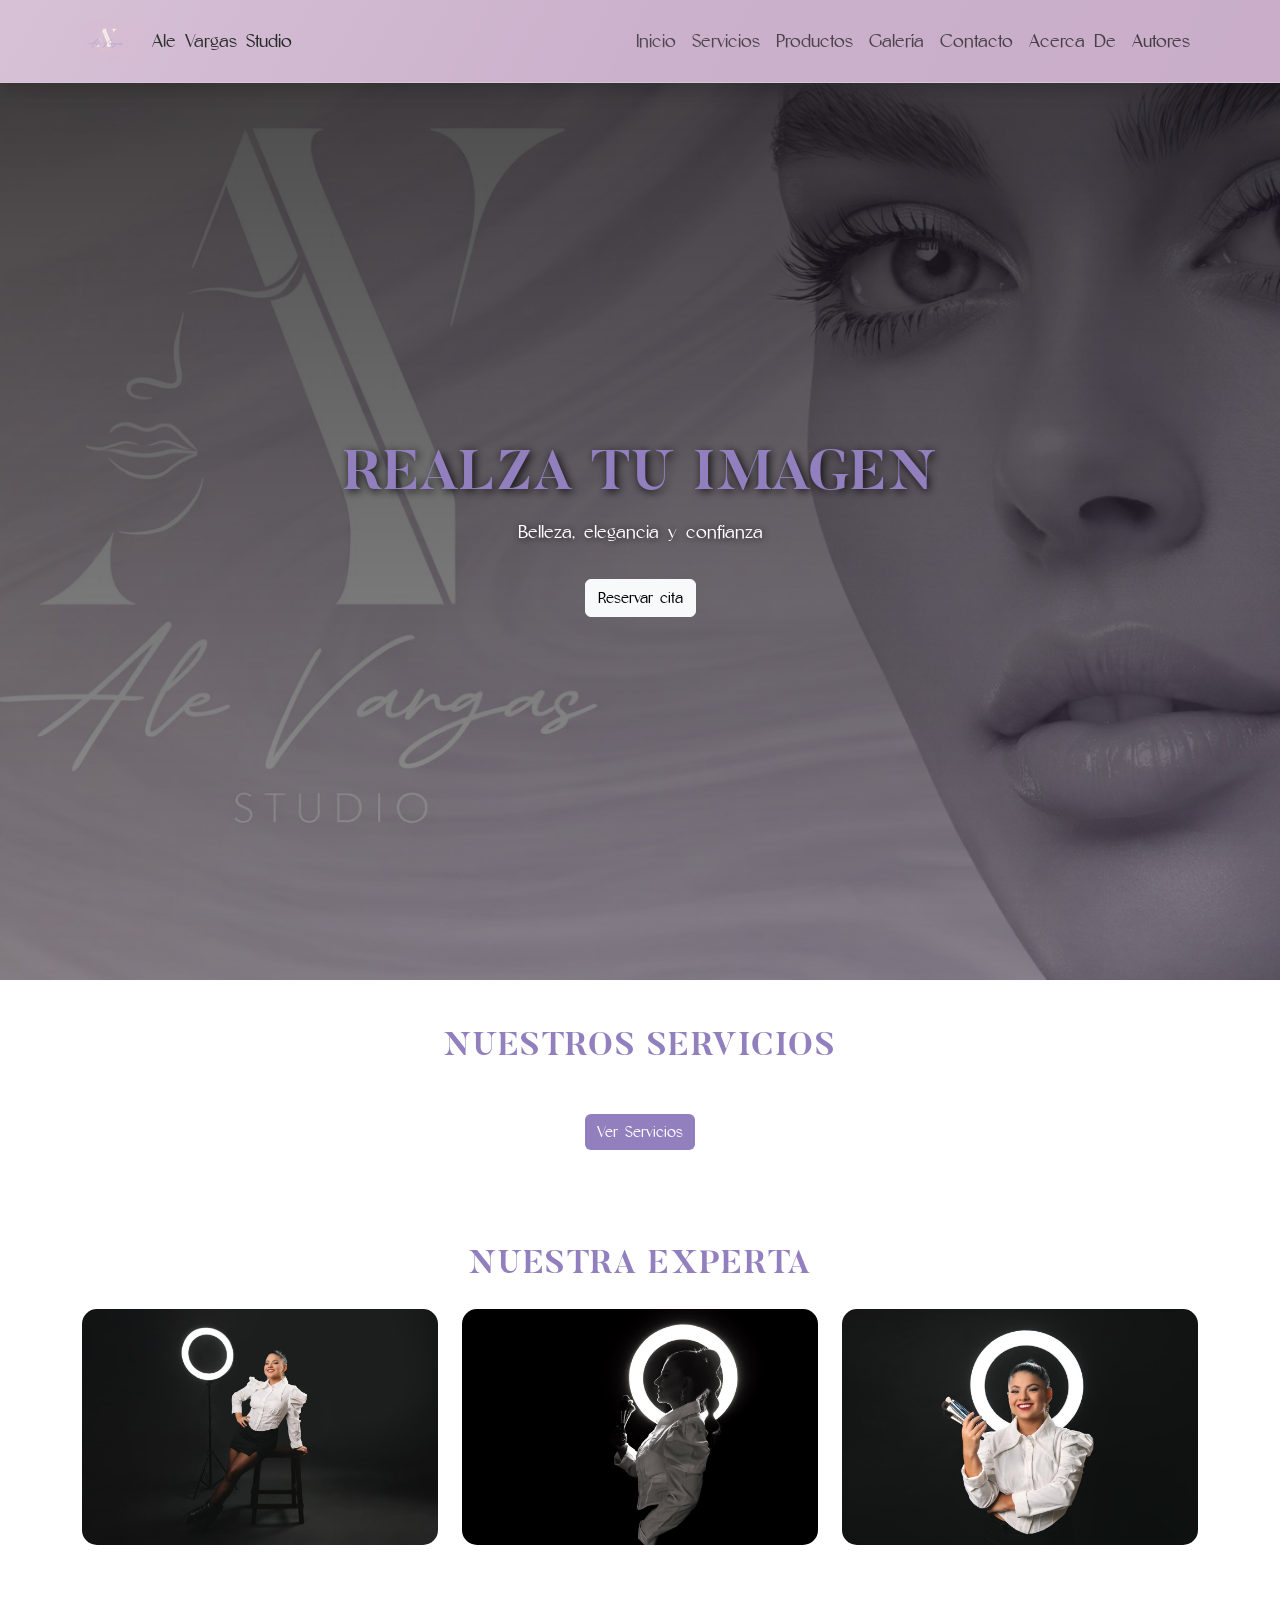
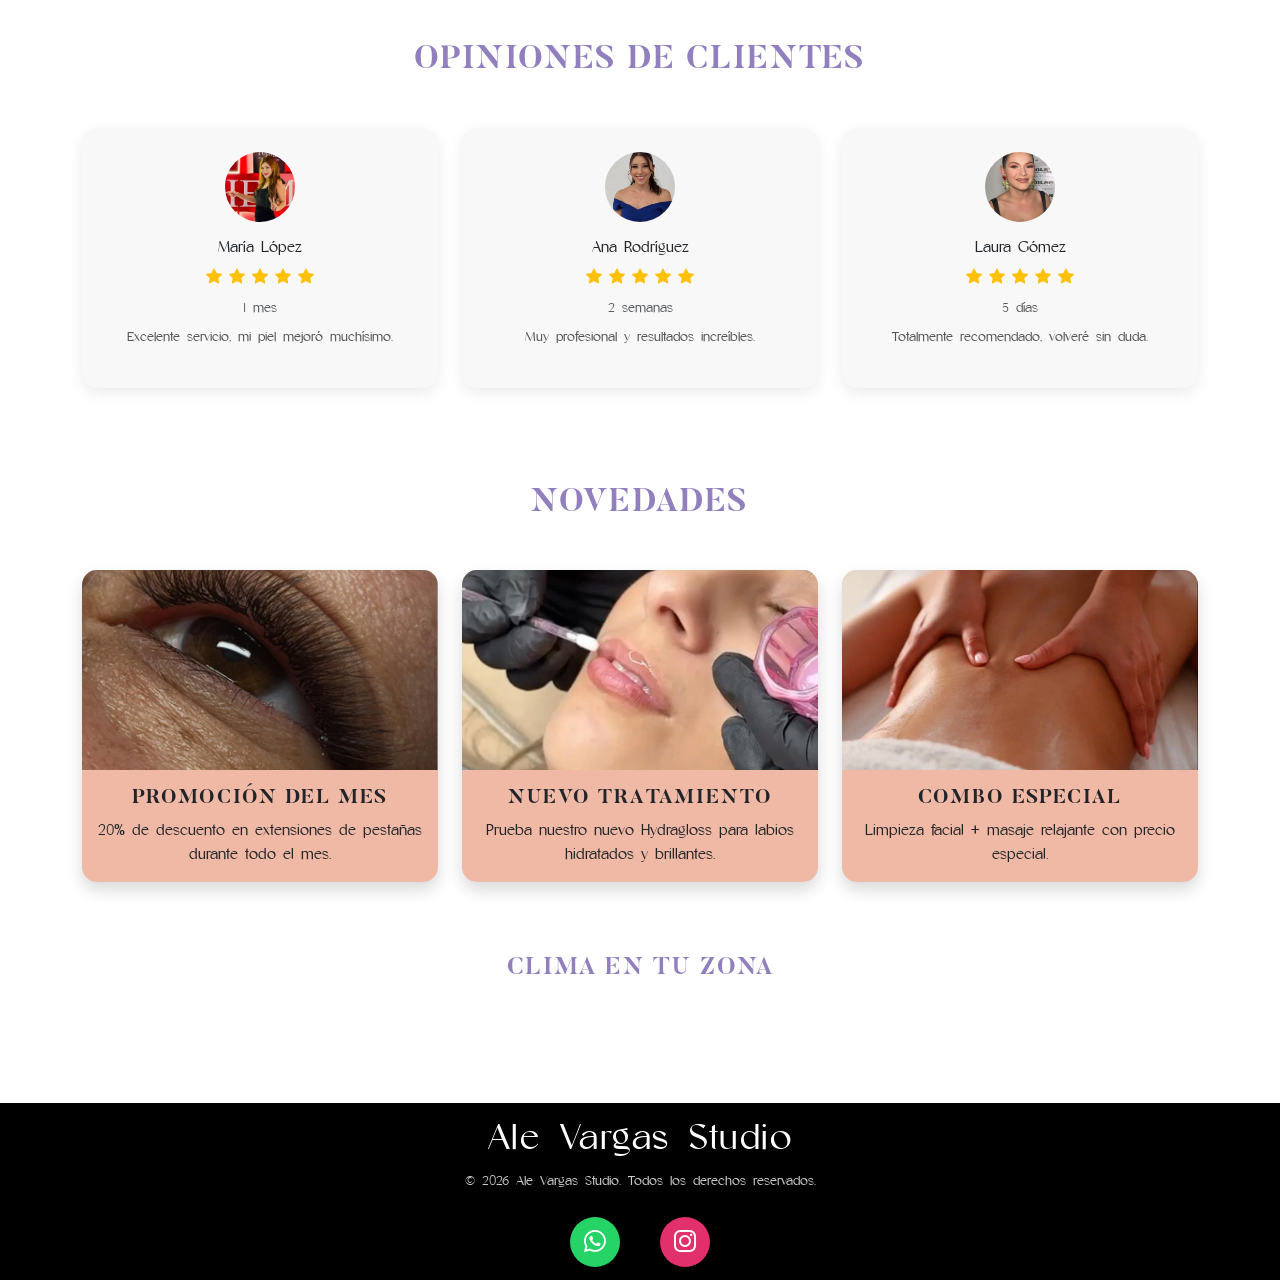
<file: index.html>
<!DOCTYPE html> <!-- Define que el documento es HTML5 -->
<html lang="es"> <!-- Idioma del sitio -->

<head>
    <meta charset="UTF-8">
    <meta name="viewport" content="width=device-width, initial-scale=1"> <!-- Responsive -->

    <title>Ale Vargas Studio</title> <!-- Título de la pestaña -->

    <!-- Bootstrap (framework de estilos) -->
    <link href="https://cdn.jsdelivr.net/npm/bootstrap@5.3.0/dist/css/bootstrap.min.css" rel="stylesheet">
    <script src="https://cdn.jsdelivr.net/npm/bootstrap@5.3.0/dist/js/bootstrap.bundle.min.js"></script>

    <!-- Iconos de Bootstrap -->
    <link href="https://cdn.jsdelivr.net/npm/bootstrap-icons/font/bootstrap-icons.css" rel="stylesheet">

    <!-- Tu CSS personalizado -->
    <link rel="stylesheet" href="css/styles.css">
</head>

<body>
    <!-- Audio automático en loop -->
    <audio autoplay loop id="musica">
        <source src="assets/audio/musica.mp3" type="audio/mpeg"> <!-- Archivo de audio -->
    </audio>

    <!-- NAVBAR fija arriba -->
    <nav class="navbar navbar-expand-lg shadow fixed-top">
        <div class="container">

            <!-- Logo + nombre -->
            <a href="index.html" class="navbar-brand d-flex align-items-center fw-bold">
                <img id="logoNav" style="height:40px; width:auto; margin-right:10px;"> <!-- Logo dinámico -->
                Ale Vargas Studio
            </a>

            <!-- Botón hamburguesa (móvil) -->
            <button class="navbar-toggler" type="button" data-bs-toggle="collapse" data-bs-target="#menu">
                <span class="navbar-toggler-icon"></span>
            </button>

            <!-- Menú de navegación -->
            <div class="collapse navbar-collapse" id="menu">
                <ul class="navbar-nav ms-auto text-center">
                    <!-- Links a páginas -->
                    <li class="nav-item"><a class="nav-link" href="index.html">Inicio</a></li>
                    <li class="nav-item"><a class="nav-link" href="servicios.html">Servicios</a></li>
                    <li class="nav-item"><a class="nav-link" href="productos.html">Productos</a></li>
                    <li class="nav-item"><a class="nav-link" href="galeria.html">Galería</a></li>
                    <li class="nav-item"><a class="nav-link" href="contacto.html">Contacto</a></li>
                    <li class="nav-item"><a class="nav-link" href="acercade.html">Acerca De</a></li>
                    <li class="nav-item"><a class="nav-link" href="autores.html">Autores</a></li>
                </ul>
            </div>

        </div>
    </nav>

    <!-- MODAL (ventana emergente para reservar) -->
    <div class="modal fade" id="modalReserva" tabindex="-1">
        <div class="modal-dialog modal-dialog-centered">
            <div class="modal-content p-4">

                <!-- Encabezado del modal -->
                <div class="modal-header">
                    <h5 class="modal-title">Reservar Cita</h5>
                    <button type="button" class="btn-close" data-bs-dismiss="modal"></button> <!-- Botón cerrar -->
                </div>

                <!-- Cuerpo del modal -->
                <div class="modal-body">

                    <!-- Formulario -->
                    <form id="formReserva">

                        <input type="text" id="nombre" class="form-control mb-3" placeholder="Nombre completo">
                        <input type="email" id="correo" class="form-control mb-3" placeholder="Correo electrónico">
                        <input type="date" id="fecha" class="form-control mb-3">
                        <input type="time" id="hora" class="form-control mb-3">

                        <!-- Select que se llena con JSON -->
                        <select id="servicio" class="form-control mb-3">
                            <option value="">Cargando servicios...</option>
                        </select>

                        <!-- Botón enviar -->
                        <button type="submit" class="btn btn-primary w-100">
                            Confirmar cita
                        </button>

                    </form>

                    <!-- Mensaje de resultado -->
                    <p id="mensajeReserva" class="mt-3 text-center"></p>

                </div>

            </div>
        </div>
    </div>

    <!-- HERO (carousel principal) -->
    <section class="hero-carousel">
        <div id="carouselHero" class="carousel slide carousel-fade" data-bs-ride="carousel">

            <!-- Contenido generado dinámicamente desde JSON -->
            <div id="heroCarouselInner" class="carousel-inner"></div>

        </div>

        <!-- Overlay encima del carousel -->
        <div class="hero-overlay">
            <h1>Realza tu imagen</h1>
            <p>Belleza, elegancia y confianza</p>

            <!-- Botón que abre el modal -->
            <button class="btn btn-light mt-3" data-bs-toggle="modal" data-bs-target="#modalReserva">
                Reservar cita
            </button>
        </div>
    </section>

    <!-- SECCIÓN SERVICIOS -->
    <section id="servicios" class="container py-5">
        <h2 class="text-center mb-5">Nuestros Servicios</h2>

        <!-- Botón a página completa -->
        <div class="text-center mb-4">
            <a href="servicios.html" class="btn btn-primary">
                Ver Servicios
            </a>
        </div>

        <!-- Servicios cargados por JS -->
        <div id="listaServicios" class="row g-4 justify-content-center"></div>
    </section>

    <!-- GALERÍA -->
    <section id="Nuestra Experta" class="container py-5">
        <h2 class="text-center mb-4">Nuestra Experta</h2>

        <!-- Contenido dinámico -->
        <div id="galeriaContainer" class="row g-4"></div>
    </section>

    <!-- REVIEWS -->
    <section class="container py-5">
        <h2 class="text-center mb-5">Opiniones de Clientes</h2>

    <!-- Reviews dinámicos -->
        <div id="reviewsContainer" class="row justify-content-center g-4"></div>
    </section>

    <!-- NOTICIAS -->
    <section class="container py-5">
        <h2 class="text-center mb-5">Novedades</h2>

    <!-- Noticias dinámicas -->
        <div id="panelNoticias" class="row g-4 justify-content-center"></div>
    </section>

    <!-- CLIMA -->
    <div class="container text-center py-4">
        <h4>Clima en tu zona</h4>
        <p id="clima"></p>
    </div>

<!-- SCRIPT RESERVA -->
<script>
    // Evento cuando se envía el formulario
    document.getElementById("formReserva").addEventListener("submit", function (e) {
        e.preventDefault(); 

        // Obtener valores del formulario
        let nombre = document.getElementById("nombre").value;
        let correo = document.getElementById("correo").value;
        let fecha = document.getElementById("fecha").value;
        let hora = document.getElementById("hora").value;
        let servicio = document.getElementById("servicio").value;

        let mensaje = document.getElementById("mensajeReserva");

        // Validación básica
        if (nombre === "" || correo === "" || fecha === "" || hora === "" || servicio === "") {
            mensaje.innerHTML = "Complete todos los campos";
            mensaje.style.color = "red";
            return;
        }

        // Validación de correo
        let regex = /\S+@\S+\.\S+/;
        if (!regex.test(correo)) {
            mensaje.innerHTML = "Correo inválido";
            mensaje.style.color = "red";
            return;
        }

        // Validar fecha futura
        let fechaHoraSeleccionada = new Date(`${fecha}T${hora}`);
        let ahora = new Date();

        if (fechaHoraSeleccionada < ahora) {
            mensaje.innerHTML = "No puede seleccionar una fecha u hora pasada";
            mensaje.style.color = "red";
            return;
        }

        // Construir mensaje de WhatsApp
        let texto = `Hola, quiero reservar una cita:
        Nombre: ${nombre}
        Correo: ${correo}
        Fecha: ${fecha}
        Hora: ${hora}
        Servicio: ${servicio}`;

        let numero = "50686321517";
        let url = `https://wa.me/${numero}?text=${encodeURIComponent(texto)}`;

        window.open(url, "_blank"); // Abre WhatsApp

        mensaje.innerHTML = "✅ Redirigiendo a WhatsApp...";
        mensaje.style.color = "green";
    });
</script>

<!-- SCRIPT CLIMA -->
<script>
    navigator.geolocation.getCurrentPosition(function (position) {

        let lat = position.coords.latitude; // Latitud usuario
        let lon = position.coords.longitude; // Longitud usuario

        // Llamada a API de clima
        fetch(`https://api.open-meteo.com/v1/forecast?latitude=${lat}&longitude=${lon}&current_weather=true`)
            .then(res => res.json())
            .then(data => {

                let temp = data.current_weather.temperature; // Temperatura

                let mensaje = "";

                // Mensaje según temperatura
                if (temp > 28) {
                    mensaje = "☀️ Hace calor: usa protector solar";
                } else if (temp < 22) {
                    mensaje = "❄️ Clima fresco: usa crema hidratante";
                } else {
                    mensaje = "✨ Clima perfecto para tu cita";
                }

                // Mostrar en pantalla
                document.getElementById("clima").innerHTML =
                    `🌡️ ${temp}°C <br> ${mensaje}`;
            });

    });
</script>

<!-- SCRIPT CARGAR SERVICIOS -->
<script>
    document.addEventListener("DOMContentLoaded", function () {

        const selectServicios = document.getElementById("servicio");

        // Fetch al JSON local
        fetch("data/servicios.json")
            .then(response => response.json())
            .then(data => {

                // Limpiar opciones
                selectServicios.innerHTML = '<option value="">Seleccione un servicio</option>';

                // Crear opciones dinámicas
                data.forEach(servicio => {
                    let option = document.createElement("option");

                    option.value = servicio.nombre;
                    option.textContent = servicio.nombre;

                    selectServicios.appendChild(option);
                });

            })
            .catch(error => {
                console.error("Error cargando servicios:", error);
                selectServicios.innerHTML = '<option value="">Error al cargar servicios</option>';
            });

    });
</script>

<!-- FOOTER -->
<footer class="footer-glass text-center">

    <div class="container">

        <p class="footer-brand">Ale Vargas Studio</p> <!-- Nombre -->
        <p class="footer-copy">© 2026 Ale Vargas Studio. Todos los derechos reservados.</p> <!-- Copyright -->

        <div class="social-icons">

            <!-- WhatsApp -->
            <a href="https://api.whatsapp.com/send/?phone=86321517&text&type=phone_number&app_absent=0"
                target="_blank" class="social-icon whatsapp">
                <i class="bi bi-whatsapp"></i>
            </a>

            <!-- Instagram -->
            <a href="https://www.instagram.com/alevargas_studio/" target="_blank" class="social-icon instagram">
                <i class="bi bi-instagram"></i>
            </a>

        </div>

    </div>

</footer>

<!-- Script principal (JSON dinámico del index) -->
<script src="js/index.js"></script>

</body>
</html>
</file>
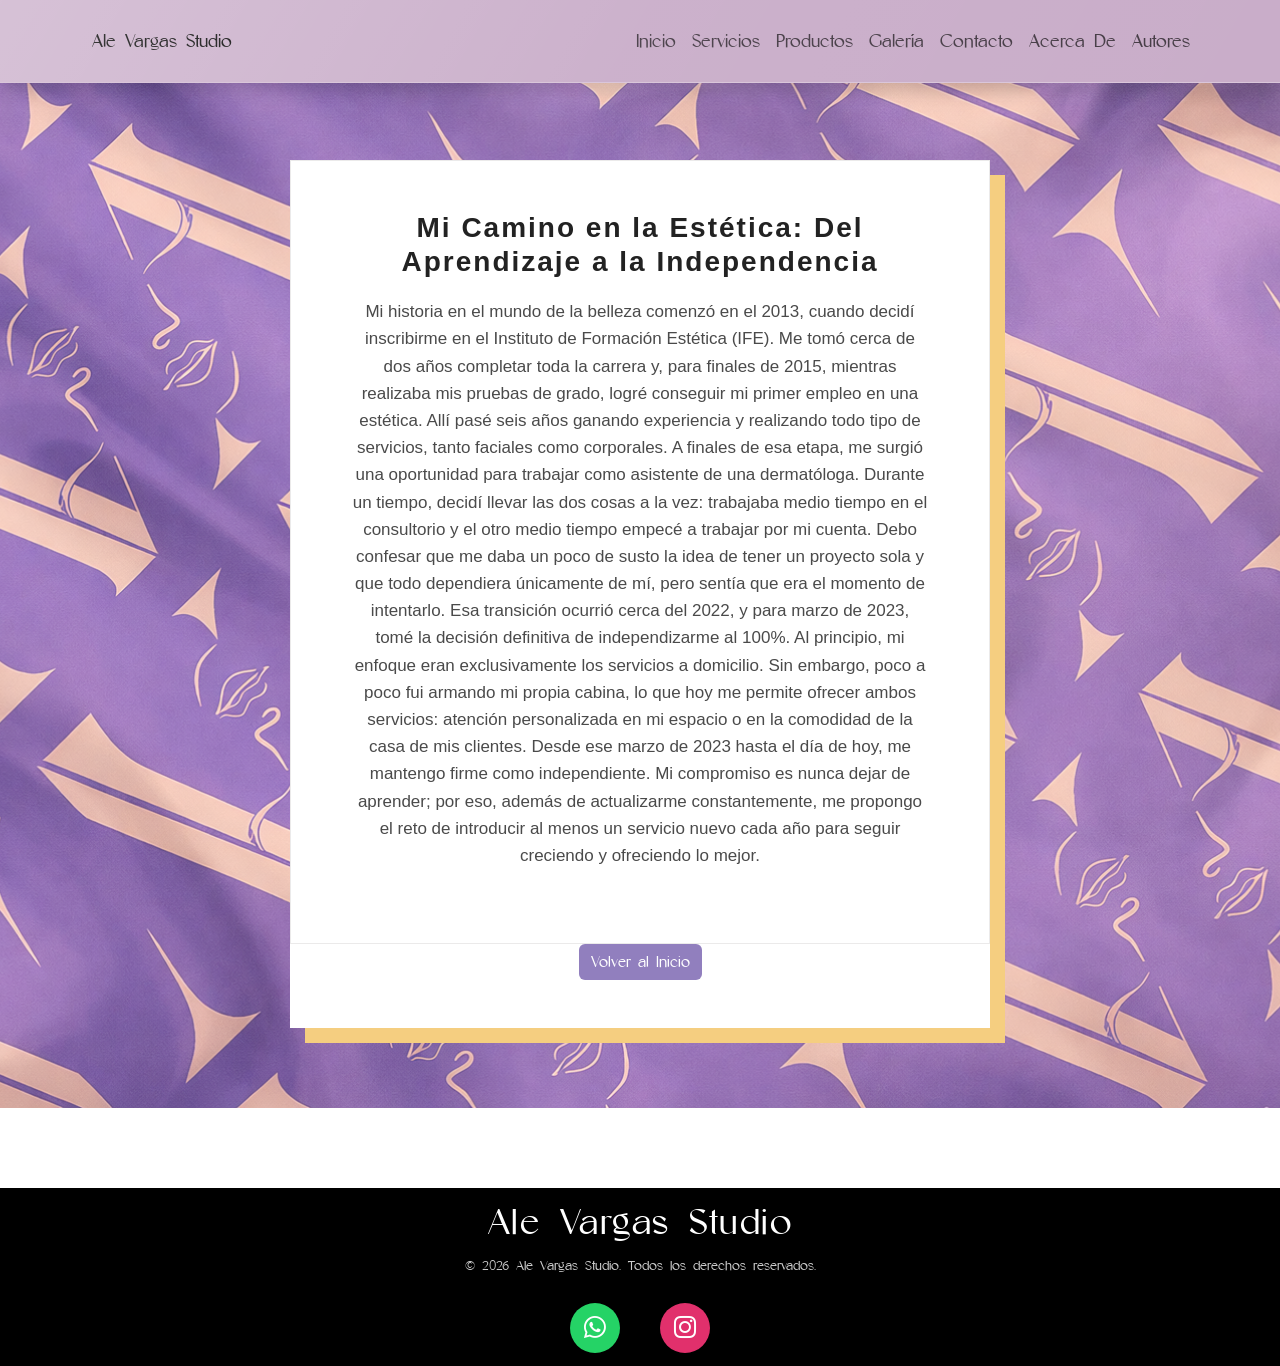
<file: acercade.html>
<!DOCTYPE html> <!-- Define que el documento es HTML5 -->
<html lang="en"> <!-- Idioma del documento (aunque aquí está en inglés, tu contenido es español) -->

<head>
  <meta charset="UTF-8"> <!-- Permite caracteres especiales -->
  <meta name="viewport" content="width=device-width, initial-scale=1.0"> <!-- Hace el diseño responsive -->
  <title>Acerca De - Ale Vargas Studio</title> <!-- Título de la pestaña -->

  <!-- Bootstrap: framework CSS para estilos y layout -->
  <link href="https://cdn.jsdelivr.net/npm/bootstrap@5.3.0/dist/css/bootstrap.min.css" rel="stylesheet">

  <!-- Librería de iconos -->
  <link href="https://cdn.jsdelivr.net/npm/bootstrap-icons/font/bootstrap-icons.css" rel="stylesheet">

  <!-- CSS personalizado -->
  <link rel="stylesheet" href="css/styles.css">
</head>

<body>

    <!-- Audio automático en loop -->
    <audio autoplay loop id="musica">
        <source src="assets/audio/musica.mp3" type="audio/mpeg"> <!-- Archivo de audio -->
    </audio>

    <!-- NAVBAR fija arriba -->
    <nav class="navbar navbar-expand-lg shadow fixed-top">
        <div class="container">

            <!-- Logo + nombre -->
            <a href="index.html" class="navbar-brand d-flex align-items-center fw-bold">
                <img id="logoNav" style="height:40px; width:auto; margin-right:10px;"> <!-- Logo dinámico -->
                Ale Vargas Studio
            </a>

            <!-- Botón hamburguesa (móvil) -->
            <button class="navbar-toggler" type="button" data-bs-toggle="collapse" data-bs-target="#menu">
                <span class="navbar-toggler-icon"></span>
            </button>

            <!-- Menú de navegación -->
            <div class="collapse navbar-collapse" id="menu">
                <ul class="navbar-nav ms-auto text-center">
                    <!-- Links a páginas -->
                    <li class="nav-item"><a class="nav-link" href="index.html">Inicio</a></li>
                    <li class="nav-item"><a class="nav-link" href="servicios.html">Servicios</a></li>
                    <li class="nav-item"><a class="nav-link" href="productos.html">Productos</a></li>
                    <li class="nav-item"><a class="nav-link" href="galeria.html">Galería</a></li>
                    <li class="nav-item"><a class="nav-link" href="contacto.html">Contacto</a></li>
                    <li class="nav-item"><a class="nav-link" href="acercade.html">Acerca De</a></li>
                    <li class="nav-item"><a class="nav-link" href="autores.html">Autores</a></li>
                </ul>
            </div>

        </div>
    </nav>

  <!-- CONTENEDOR principal con fondo personalizado -->
  <div class="ulta-container">

    <!-- Tarjeta visual que contiene todo el contenido -->
    <div class="ulta-card">

      <!-- Contenido interno -->
      <div class="ulta-content">

        <!-- Título principal -->
        <h2 class="ulta-title">Mi Camino en la Estética: Del Aprendizaje a la Independencia</h2>

        <!-- Texto largo descriptivo (historia del negocio) -->
        <p class="ulta-text">
          <!-- Historia profesional -->
          Mi historia en el mundo de la belleza comenzó en el 2013, cuando decidí inscribirme en el Instituto de
          Formación Estética (IFE). Me tomó cerca de dos años completar toda la carrera y, para finales de 2015,
          mientras realizaba mis pruebas de grado, logré conseguir mi primer empleo en una estética. Allí pasé seis años
          ganando experiencia y realizando todo tipo de servicios, tanto faciales como corporales.
          A finales de esa etapa, me surgió una oportunidad para trabajar como asistente de una dermatóloga. Durante un
          tiempo, decidí llevar las dos cosas a la vez: trabajaba medio tiempo en el consultorio y el otro medio tiempo
          empecé a trabajar por mi cuenta. Debo confesar que me daba un poco de susto la idea de tener un proyecto sola
          y que todo dependiera únicamente de mí, pero sentía que era el momento de intentarlo.
          Esa transición ocurrió cerca del 2022, y para marzo de 2023, tomé la decisión definitiva de independizarme al
          100%. Al principio, mi enfoque eran exclusivamente los servicios a domicilio. Sin embargo, poco a poco fui
          armando mi propia cabina, lo que hoy me permite ofrecer ambos servicios: atención personalizada en mi espacio
          o en la comodidad de la casa de mis clientes.
          Desde ese marzo de 2023 hasta el día de hoy, me mantengo firme como independiente. Mi compromiso es nunca
          dejar de aprender; por eso, además de actualizarme constantemente, me propongo el reto de introducir al menos
          un servicio nuevo cada año para seguir creciendo y ofreciendo lo mejor.
        </p>

        <!-- Contenedor donde JS insertará imágenes dinámicamente -->
        <div id="galeria" class="mt-4 row"></div>

      </div>

      <!-- BOTÓN para volver al inicio -->
      <div class="text-center mb-5">
        <a href="index.html" class="btn btn-primary">Volver al Inicio</a>
      </div>

    </div>
  </div>

  <!-- FOOTER: pie de página -->
  <footer class="footer-glass text-center">

    <div class="container">

      <!-- Nombre de la marca -->
      <p class="footer-brand">Ale Vargas Studio</p>

      <!-- Derechos de autor -->
      <p class="footer-copy">© 2026 Ale Vargas Studio. Todos los derechos reservados.</p>

      <!-- Redes sociales -->
      <div class="social-icons">

        <!-- WhatsApp -->
        <a href="https://api.whatsapp.com/send/?phone=86321517&text&type=phone_number&app_absent=0" target="_blank"
          class="social-icon whatsapp">
          <i class="bi bi-whatsapp"></i>
        </a>

        <!-- Instagram -->
        <a href="https://www.instagram.com/alevargas_studio/" target="_blank" class="social-icon instagram">
          <i class="bi bi-instagram"></i>
        </a>

      </div>

    </div>

  </footer>

  <!-- Script JS que probablemente carga la galería dinámica -->
  <script src="js/acercade.js"></script>
  <!-- Bootstrap JS (Necesario para el menú en móviles) -->
    <script src="https://cdn.jsdelivr.net/npm/bootstrap@5.3.0/dist/js/bootstrap.bundle.min.js"></script>

</body>

</html>
</file>
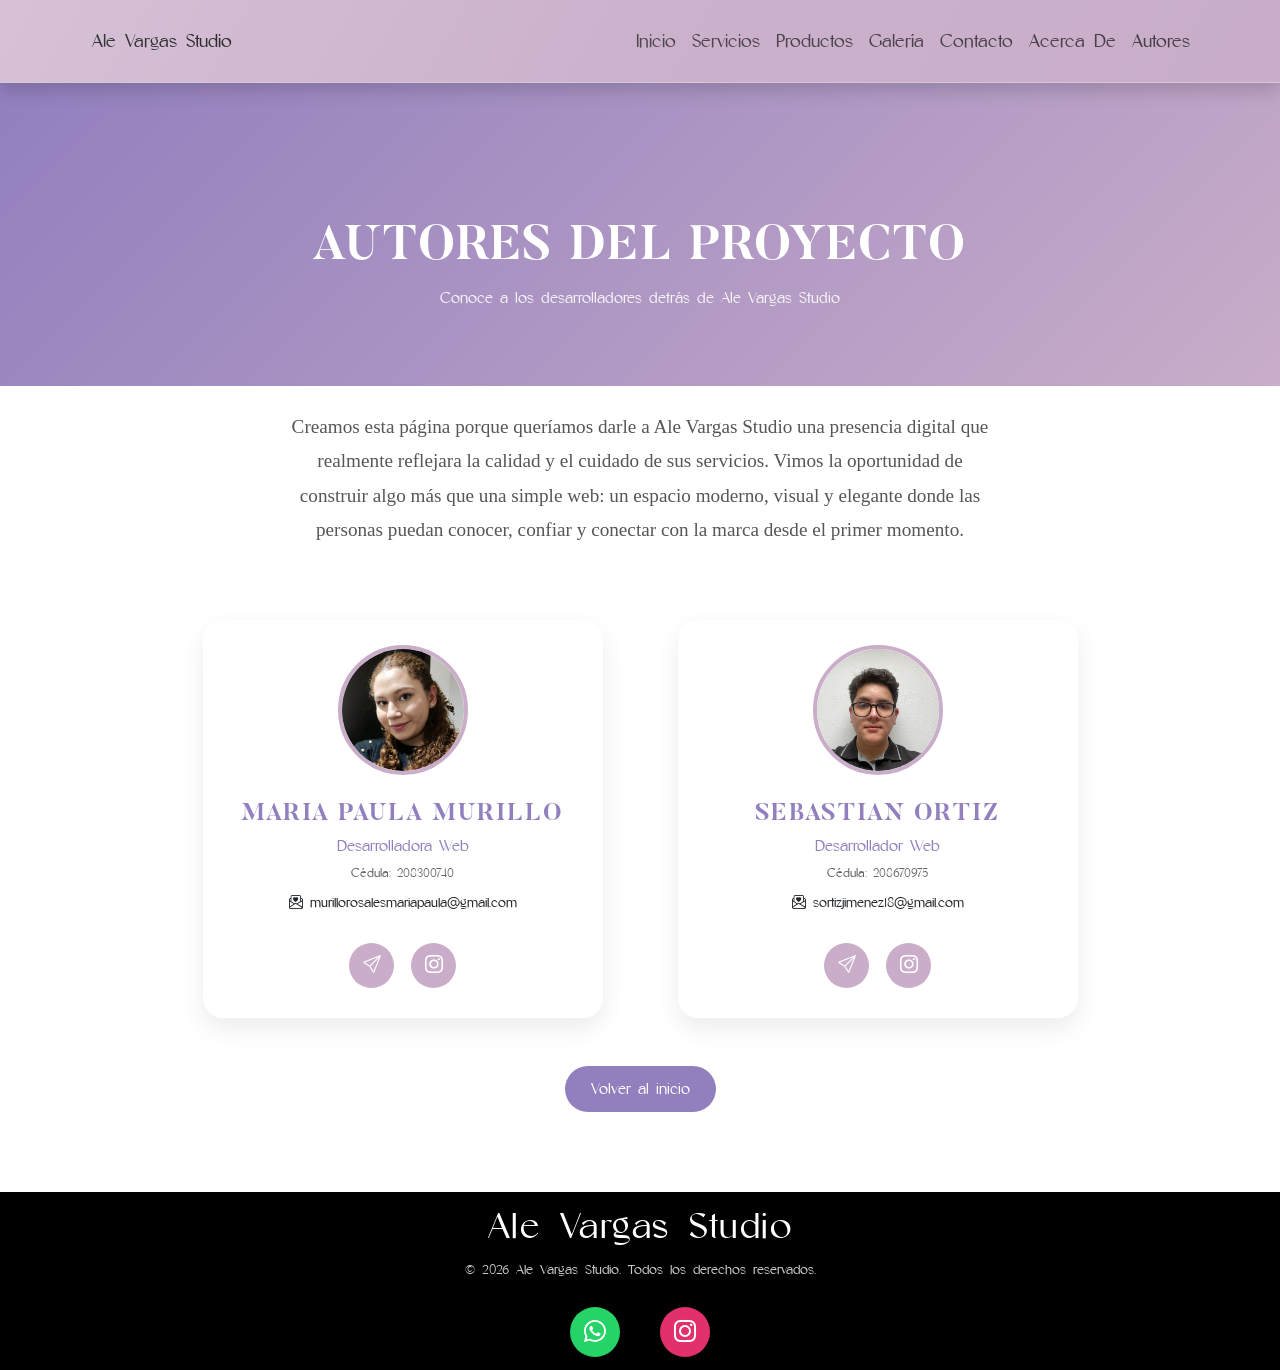
<file: autores.html>
<!DOCTYPE html> <!-- Define el tipo de documento como HTML5 -->
<html lang="es"> <!-- Indica que el idioma de la página es español -->

<head>
    <meta charset="UTF-8"> <!-- Permite usar caracteres especiales (tildes, ñ, etc) -->
    <meta name="viewport" content="width=device-width, initial-scale=1"> <!-- Hace la página responsive -->

    <title>Autores - Ale Vargas Studio</title> <!-- Título que aparece en la pestaña -->

    <!-- Bootstrap: framework CSS para diseño y layout -->
    <link href="https://cdn.jsdelivr.net/npm/bootstrap@5.3.0/dist/css/bootstrap.min.css" rel="stylesheet">

    <!-- Bootstrap Icons: librería de iconos -->
    <link href="https://cdn.jsdelivr.net/npm/bootstrap-icons/font/bootstrap-icons.css" rel="stylesheet">

    <!-- CSS personalizado del proyecto -->
    <link rel="stylesheet" href="css/styles.css">
</head>

<body>
  <!-- Audio automático en loop -->
    <audio autoplay loop id="musica">
        <source src="assets/audio/musica.mp3" type="audio/mpeg"> <!-- Archivo de audio -->
    </audio>

    <!-- NAVBAR fija arriba -->
    <nav class="navbar navbar-expand-lg shadow fixed-top">
        <div class="container">

            <!-- Logo + nombre -->
            <a href="index.html" class="navbar-brand d-flex align-items-center fw-bold">
                <img id="logoNav" style="height:40px; width:auto; margin-right:10px;"> <!-- Logo dinámico -->
                Ale Vargas Studio
            </a>

            <!-- Botón hamburguesa (móvil) -->
            <button class="navbar-toggler" type="button" data-bs-toggle="collapse" data-bs-target="#menu">
                <span class="navbar-toggler-icon"></span>
            </button>

            <!-- Menú de navegación -->
            <div class="collapse navbar-collapse" id="menu">
                <ul class="navbar-nav ms-auto text-center">
                    <!-- Links a páginas -->
                    <li class="nav-item"><a class="nav-link" href="index.html">Inicio</a></li>
                    <li class="nav-item"><a class="nav-link" href="servicios.html">Servicios</a></li>
                    <li class="nav-item"><a class="nav-link" href="productos.html">Productos</a></li>
                    <li class="nav-item"><a class="nav-link" href="galeria.html">Galería</a></li>
                    <li class="nav-item"><a class="nav-link" href="contacto.html">Contacto</a></li>
                    <li class="nav-item"><a class="nav-link" href="acercade.html">Acerca De</a></li>
                    <li class="nav-item"><a class="nav-link" href="autores.html">Autores</a></li>
                </ul>
            </div>

        </div>
    </nav>

    <!-- HERO: sección principal visual -->
    <section class="authors-hero text-center">
        <div class="container">
            <h1>Autores del Proyecto</h1> <!-- Título principal -->
            <p>Conoce a los desarrolladores detrás de Ale Vargas Studio</p> <!-- Subtítulo -->
        </div>
    </section>

    <!-- TEXTO descriptivo del proyecto -->
    <section class="container py-4 text-center">
        <p class="about-text">
            <!-- Explicación del propósito del sitio -->
            Creamos esta página porque queríamos darle a Ale Vargas Studio una presencia digital que realmente reflejara
            la calidad y el cuidado de sus servicios. Vimos la oportunidad de construir algo más que una simple web: un
            espacio moderno, visual y elegante donde las personas puedan conocer, confiar y conectar con la marca desde
            el primer momento.
        </p>
    </section>

    <!-- AUTORES DINÁMICOS -->
    <section class="container py-5">
        <!-- Aquí JS inserta dinámicamente los autores desde JSON -->
        <div id="autores-container" class="row justify-content-center g-4"></div>
    </section>

    <!-- BOTÓN para volver al inicio -->
    <div class="text-center mb-5">
        <a href="index.html" class="btn btn-main">Volver al inicio</a>
    </div>

    <!-- FOOTER: pie de página -->
    <footer class="footer-glass text-center">
        <div class="container">

            <p class="footer-brand">Ale Vargas Studio</p> <!-- Nombre del sitio -->
            <p class="footer-copy">© 2026 Ale Vargas Studio. Todos los derechos reservados.</p> <!-- Copyright -->

            <div class="social-icons">
                <!-- Link a WhatsApp -->
                <a href="https://api.whatsapp.com/send/?phone=86321517&text&type=phone_number&app_absent=0"
                    target="_blank" class="social-icon whatsapp">
                    <i class="bi bi-whatsapp"></i> <!-- Icono -->
                </a>

                <!-- Link a Instagram -->
                <a href="https://www.instagram.com/alevargas_studio/" target="_blank"
                    class="social-icon instagram">
                    <i class="bi bi-instagram"></i> <!-- Icono -->
                </a>
            </div>
        </div>
    </footer>

    <!-- JS: script que carga los autores dinámicamente -->
    <script src="js/autores.js"></script>
    <!-- Bootstrap JS (Necesario para el menú en móviles) -->
    <script src="https://cdn.jsdelivr.net/npm/bootstrap@5.3.0/dist/js/bootstrap.bundle.min.js"></script>
</body>
</html>
</file>
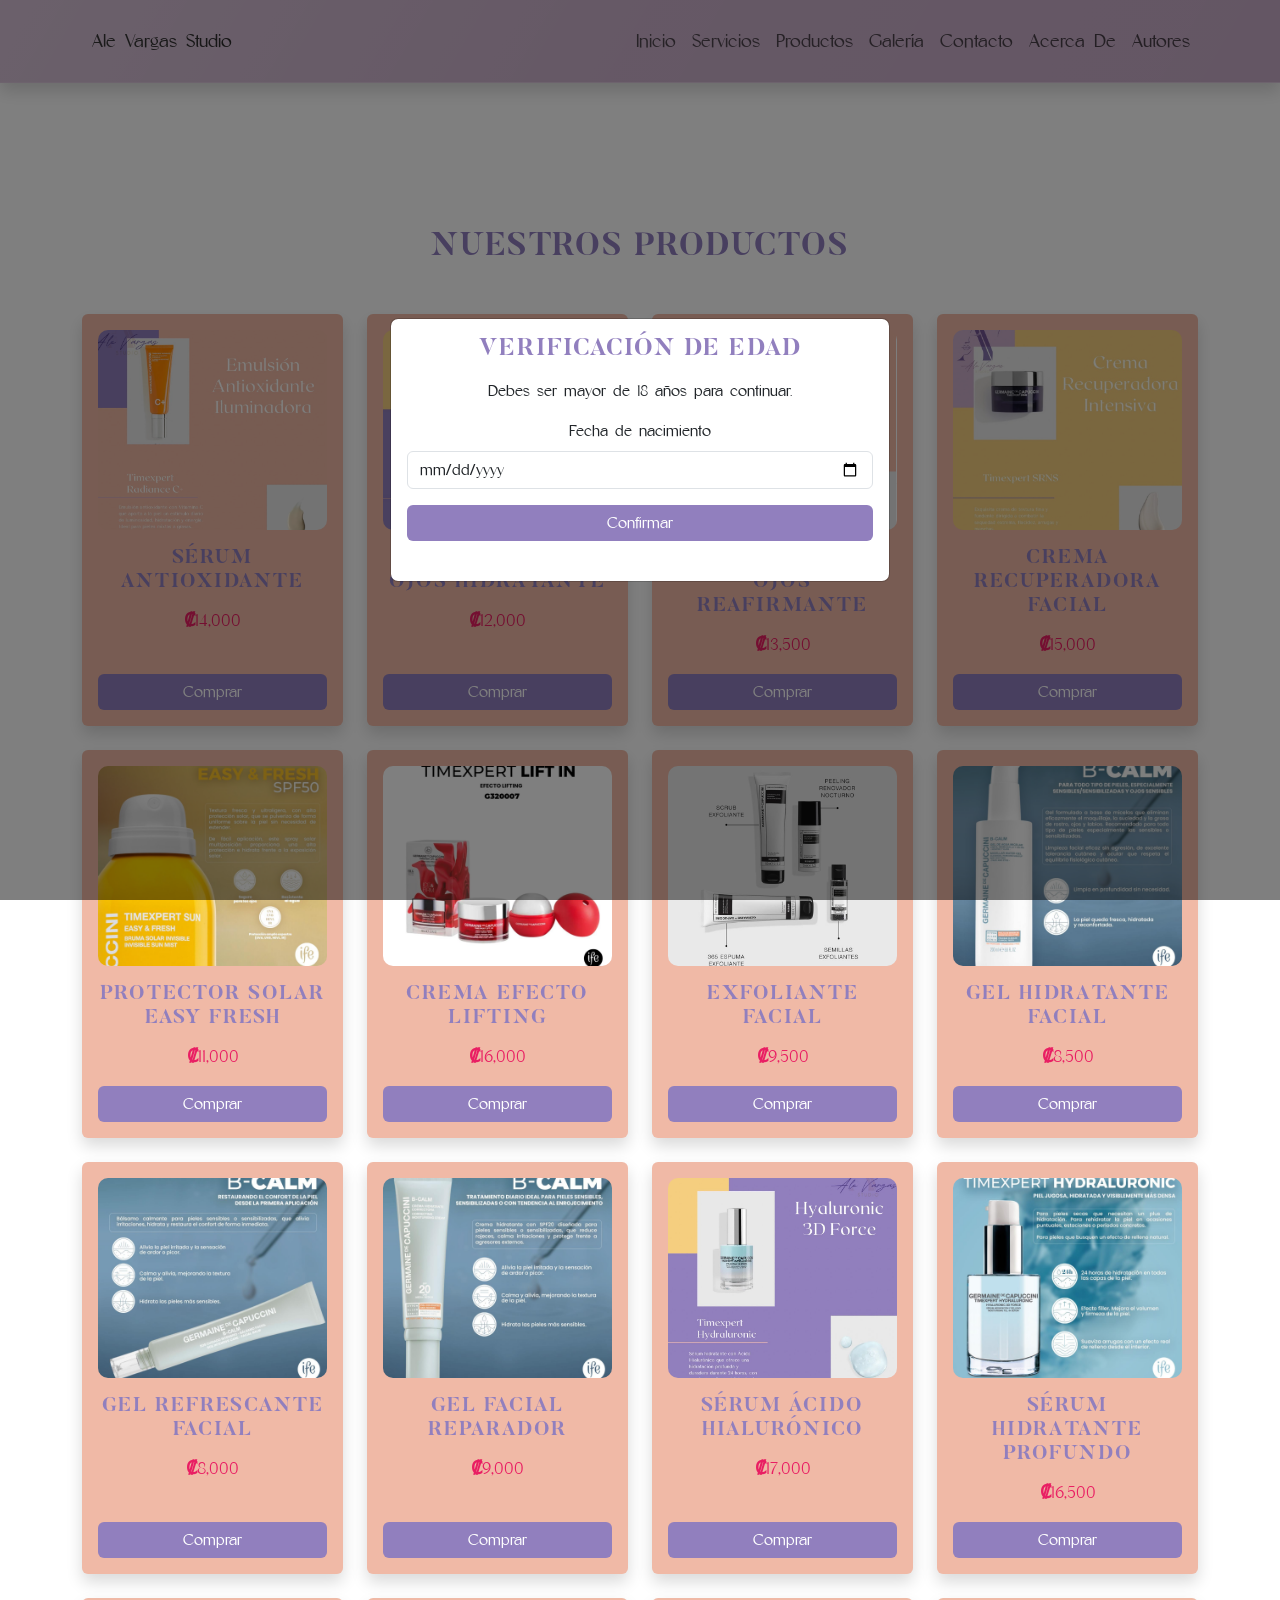
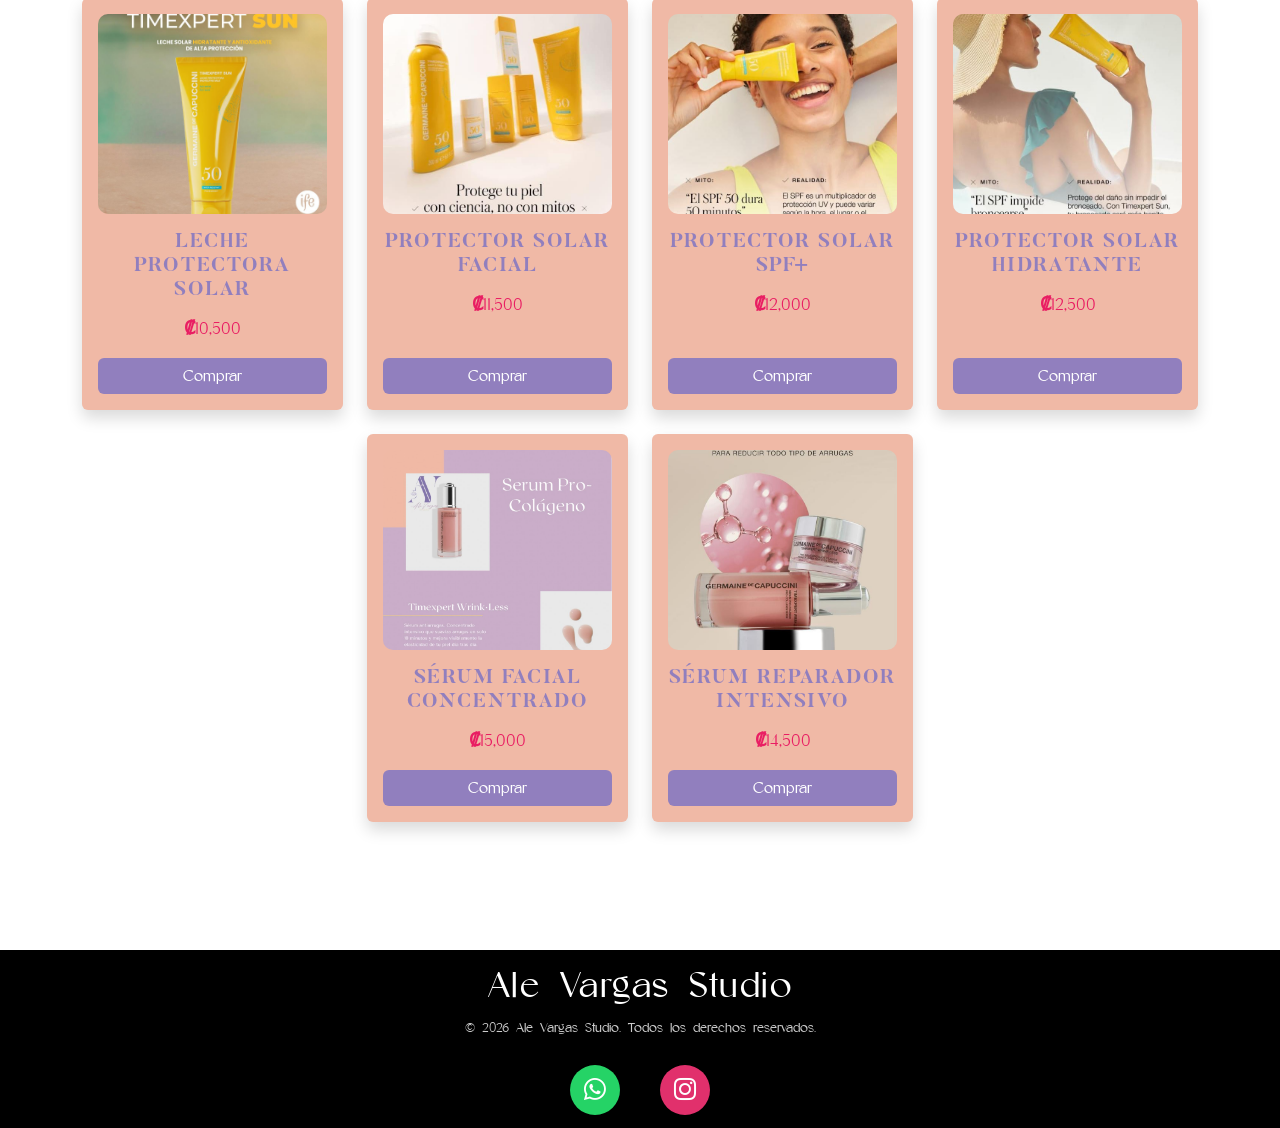
<file: productos.html>
<!DOCTYPE html> <!-- Define que el documento es HTML5 -->
<html lang="es"> <!-- Idioma de la página -->

<head>
    <meta charset="UTF-8"> <!-- Soporte para caracteres especiales -->
    <meta name="viewport" content="width=device-width, initial-scale=1"> <!-- Responsive para móviles -->

    <title>Productos - Ale Vargas Studio</title> <!-- Título de la pestaña -->

    <!-- Bootstrap (framework de estilos y layout) -->
    <link href="https://cdn.jsdelivr.net/npm/bootstrap@5.3.0/dist/css/bootstrap.min.css" rel="stylesheet">

    <!-- Iconos de Bootstrap -->
    <link href="https://cdn.jsdelivr.net/npm/bootstrap-icons/font/bootstrap-icons.css" rel="stylesheet">

    <!-- CSS personalizado -->
    <link rel="stylesheet" href="css/styles.css">
</head>

<body>

   <!-- Audio automático en loop -->
    <audio autoplay loop id="musica">
        <source src="assets/audio/musica.mp3" type="audio/mpeg"> <!-- Archivo de audio -->
    </audio>

    <!-- NAVBAR fija arriba -->
    <nav class="navbar navbar-expand-lg shadow fixed-top">
        <div class="container">

            <!-- Logo + nombre -->
            <a href="index.html" class="navbar-brand d-flex align-items-center fw-bold">
                <img id="logoNav" style="height:40px; width:auto; margin-right:10px;"> <!-- Logo dinámico -->
                Ale Vargas Studio
            </a>

            <!-- Botón hamburguesa (móvil) -->
            <button class="navbar-toggler" type="button" data-bs-toggle="collapse" data-bs-target="#menu">
                <span class="navbar-toggler-icon"></span>
            </button>

            <!-- Menú de navegación -->
            <div class="collapse navbar-collapse" id="menu">
                <ul class="navbar-nav ms-auto text-center">
                    <!-- Links a páginas -->
                    <li class="nav-item"><a class="nav-link" href="index.html">Inicio</a></li>
                    <li class="nav-item"><a class="nav-link" href="servicios.html">Servicios</a></li>
                    <li class="nav-item"><a class="nav-link" href="productos.html">Productos</a></li>
                    <li class="nav-item"><a class="nav-link" href="galeria.html">Galería</a></li>
                    <li class="nav-item"><a class="nav-link" href="contacto.html">Contacto</a></li>
                    <li class="nav-item"><a class="nav-link" href="acercade.html">Acerca De</a></li>
                    <li class="nav-item"><a class="nav-link" href="autores.html">Autores</a></li>
                </ul>
            </div>

        </div>
    </nav>

    <!-- Espacio para que el navbar fijo no tape el contenido -->
    <div style="margin-top: 100px;"></div>

    <!-- SECCIÓN DE PRODUCTOS -->
    <section class="container py-5">
        <h2 class="text-center mb-5">Nuestros Productos</h2>

        <!-- Contenedor donde se cargan productos desde JSON -->
        <div id="contenedorProductos" class="row g-4 justify-content-center"></div>
    </section>

    <!-- MODAL DE VERIFICACIÓN DE EDAD -->
    <div class="modal fade" id="modalEdad" tabindex="-1" aria-hidden="true" data-bs-backdrop="static"
        data-bs-keyboard="false">
        <!-- data-bs-backdrop="static" evita cerrar haciendo click afuera -->
        <!-- data-bs-keyboard="false" evita cerrar con ESC -->

        <div class="modal-dialog modal-dialog-centered">
            <div class="modal-content text-center p-3">

                <h4 class="mb-3">Verificación de edad</h4>
                <p>Debes ser mayor de 18 años para continuar.</p>

                <!-- Input de fecha -->
                <div class="mb-3">
                    <label class="form-label">Fecha de nacimiento</label>
                    <input type="date" id="fechaNacimiento" class="form-control">
                </div>

                <!-- Botón que ejecuta la función verificarEdad -->
                <button class="btn btn-primary w-100" onclick="verificarEdad()">
                    Confirmar
                </button>

                <!-- Mensaje de error -->
                <p id="mensajeEdad" class="text-danger mt-2"></p>

            </div>
        </div>
    </div>

    <!-- JS de Bootstrap (necesario para modales y navbar) -->
    <script src="https://cdn.jsdelivr.net/npm/bootstrap@5.3.0/dist/js/bootstrap.bundle.min.js"></script>

    <script>
        // Mostrar modal al cargar si el usuario no ha validado edad
        document.addEventListener("DOMContentLoaded", function () {

            let acceso = localStorage.getItem("acceso18"); // lee si ya pasó validación

            if (acceso !== "true") {
                let modal = new bootstrap.Modal(document.getElementById('modalEdad'));
                modal.show(); // abre el modal
            }
        });

        function verificarEdad() {

            let fecha = document.getElementById("fechaNacimiento").value; // obtiene fecha
            let mensaje = document.getElementById("mensajeEdad"); // mensaje UI

            if (!fecha) {
                mensaje.textContent = "Debes ingresar tu fecha de nacimiento";
                return;
            }

            let hoy = new Date();
            let nacimiento = new Date(fecha);

            // cálculo de edad
            let edad = hoy.getFullYear() - nacimiento.getFullYear();
            let m = hoy.getMonth() - nacimiento.getMonth();

            if (m < 0 || (m === 0 && hoy.getDate() < nacimiento.getDate())) {
                edad--;
            }

            if (edad >= 18) {

                localStorage.setItem("acceso18", "true"); // guarda acceso

                let modal = bootstrap.Modal.getInstance(document.getElementById('modalEdad'));
                modal.hide(); // cierra modal

            } else {

                mensaje.textContent = "No eres mayor de edad. Redirigiendo...";

                // redirige después de 2 segundos
                setTimeout(() => {
                    window.location.href = "index.html";
                }, 2000);
            }
        }

    </script>

    <!-- jQuery (usado para manipular DOM más fácil) -->
    <script src="https://code.jquery.com/jquery-3.6.0.min.js"></script>

    <script>
        // Espera a que cargue el DOM
        $(document).ready(function () {

            // Carga productos desde JSON
            fetch('data/productos.json')
                .then(res => res.json())
                .then(data => {

                    let contenedor = $("#contenedorProductos");
                    contenedor.html(""); // limpia contenido

                    // Recorre cada producto
                    data.forEach(p => {

                        // Inserta HTML dinámico
                        contenedor.append(`
                <div class="col-md-4 col-lg-3">
                    <div class="card shadow text-center p-3 h-100 d-flex flex-column">

                        <!-- Imagen del producto -->
                        <img src="${p.imagen}" 
                             class="img-fluid mb-3"
                             style="height:200px; object-fit:cover; border-radius:10px;">

                        <!-- Nombre -->
                        <h5>${p.nombre}</h5>

                        <!-- Precio -->
                        <p class="precio-producto fw-bold"">${p.precio}</p>

                        <!-- Botón de compra vía WhatsApp -->
                        <a href="https://wa.me/50686321517?text=Hola,%20quiero%20información%20del%20producto:%20${encodeURIComponent(p.nombre)}"
                           target="_blank"
                           class="btn btn-primary mt-auto">
                           Comprar
                        </a>

                    </div>
                </div>
            `);
                    });

                })
                .catch(error => console.error("Error cargando productos:", error));

        });
    </script>

    <!-- FOOTER -->
    <footer class="footer-glass text-center">

        <div class="container">

            <!-- Nombre de la marca -->
            <p class="footer-brand">Ale Vargas Studio</p>

            <!-- Copyright -->
            <p class="footer-copy">© 2026 Ale Vargas Studio. Todos los derechos reservados.</p>

            <!-- Iconos sociales -->
            <div class="social-icons">

                <!-- WhatsApp -->
                <a href="https://api.whatsapp.com/send/?phone=86321517" target="_blank" class="social-icon whatsapp">
                    <i class="bi bi-whatsapp"></i>
                </a>

                <!-- Instagram -->
                <a href="https://www.instagram.com/alevargas_studio/" target="_blank" class="social-icon instagram">
                    <i class="bi bi-instagram"></i>
                </a>

            </div>

        </div>

    </footer>

</body>

</html>
</file>
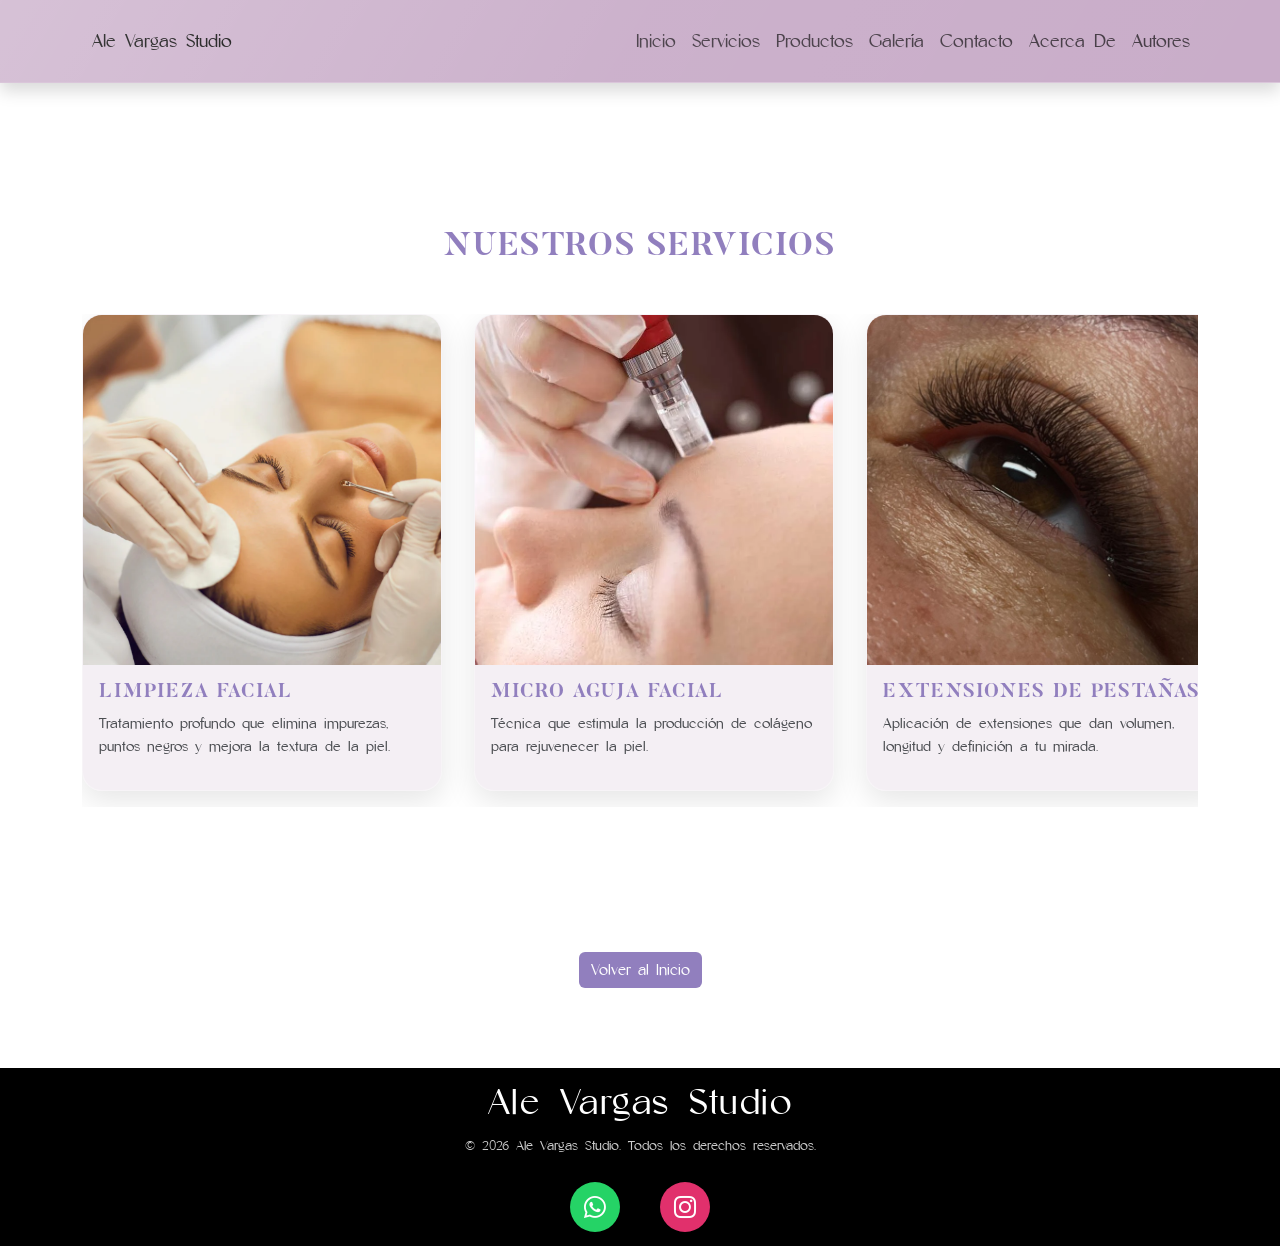
<file: servicios.html>
<!DOCTYPE html> <!-- Define documento HTML5 -->
<html lang="es"> <!-- Idioma del sitio -->

<head>
    <meta charset="UTF-8"> <!-- Soporte para acentos y caracteres especiales -->
    <meta name="viewport" content="width=device-width, initial-scale=1"> <!-- Responsive -->

    <title>Servicios - Ale Vargas Studio</title> <!-- Título de la pestaña -->

    <!-- Bootstrap (estilos base) -->
    <link href="https://cdn.jsdelivr.net/npm/bootstrap@5.3.0/dist/css/bootstrap.min.css" rel="stylesheet">

    <!-- Iconos -->
    <link href="https://cdn.jsdelivr.net/npm/bootstrap-icons/font/bootstrap-icons.css" rel="stylesheet">

    <!-- Tu CSS -->
    <link rel="stylesheet" href="css/styles.css">
</head>

<body>

   <!-- Audio automático en loop -->
    <audio autoplay loop id="musica">
        <source src="assets/audio/musica.mp3" type="audio/mpeg"> <!-- Archivo de audio -->
    </audio>

    <!-- NAVBAR fija arriba -->
    <nav class="navbar navbar-expand-lg shadow fixed-top">
        <div class="container">

            <!-- Logo + nombre -->
            <a href="index.html" class="navbar-brand d-flex align-items-center fw-bold">
                <img id="logoNav" style="height:40px; width:auto; margin-right:10px;"> <!-- Logo dinámico -->
                Ale Vargas Studio
            </a>

            <!-- Botón hamburguesa (móvil) -->
            <button class="navbar-toggler" type="button" data-bs-toggle="collapse" data-bs-target="#menu">
                <span class="navbar-toggler-icon"></span>
            </button>

            <!-- Menú de navegación -->
            <div class="collapse navbar-collapse" id="menu">
                <ul class="navbar-nav ms-auto text-center">
                    <!-- Links a páginas -->
                    <li class="nav-item"><a class="nav-link" href="index.html">Inicio</a></li>
                    <li class="nav-item"><a class="nav-link" href="servicios.html">Servicios</a></li>
                    <li class="nav-item"><a class="nav-link" href="productos.html">Productos</a></li>
                    <li class="nav-item"><a class="nav-link" href="galeria.html">Galería</a></li>
                    <li class="nav-item"><a class="nav-link" href="contacto.html">Contacto</a></li>
                    <li class="nav-item"><a class="nav-link" href="acercade.html">Acerca De</a></li>
                    <li class="nav-item"><a class="nav-link" href="autores.html">Autores</a></li>
                </ul>
            </div>

        </div>
    </nav>

    <!-- CONTENIDO PRINCIPAL -->
    <section class="container py-5 servicios-section">
        <!-- Título -->
        <h2 class="text-center mb-5 services-title animate-title">
            Nuestros Servicios
        </h2>

        <!-- Contenedor dinámico donde se cargan servicios desde JSON -->
        <div class="services-carousel" id="contenedorServicios"></div>

        <!-- Indicador visual del carrusel -->
        <div class="carousel-indicator">
            <div class="carousel-bar"></div>
        </div>
    </section>

    <!-- BOTÓN VOLVER -->
    <div class="text-center volver-btn">
        <a href="index.html" class="btn btn-primary">Volver al Inicio</a>
    </div>

    <!-- JS Bootstrap -->
    <script src="https://cdn.jsdelivr.net/npm/bootstrap@5.3.0/dist/js/bootstrap.bundle.min.js"></script>

    <!-- SCRIPT: carrusel automático de imágenes -->
    <script>
        const carousels = document.querySelectorAll('.card-carousel'); // Selecciona todos los carruseles

        carousels.forEach(carousel => {
            const images = carousel.querySelectorAll('img'); // Obtiene imágenes dentro del carrusel

            if (images.length <= 1) return; // Si solo hay una imagen, no hace nada

            let index = 0; // Índice inicial

            setInterval(() => {
                index = (index + 1) % images.length; // Avanza en loop

                carousel.scrollTo({
                    left: carousel.clientWidth * index, // Desplaza horizontalmente
                    behavior: 'smooth' // Animación suave
                });
            }, 3000); // Cada 3 segundos
        });
    </script>

    <!-- Archivo JS externo -->
    <script src="js/servicios.js"></script>

    </script> <!-- ⚠️ Este cierre está extra (no hace nada, pero tampoco rompe todo) -->

    <!-- Bootstrap otra vez (innecesario duplicado, pero no lo toco como pediste) -->
    <script src="https://cdn.jsdelivr.net/npm/bootstrap@5.3.0/dist/js/bootstrap.bundle.min.js"></script>

    <!-- SCRIPT: cargar servicios desde JSON -->
    <script>
function cargarServicios() {

    // Llamada al archivo JSON local
    fetch('data/servicios.json')
    .then(response => response.json()) // Convierte a objeto JS
    .then(data => {

        let contenedor = document.getElementById("contenedorServicios"); // Contenedor principal
        contenedor.innerHTML = ""; // Limpia contenido previo

        // Recorre cada servicio del JSON
        data.forEach(servicio => {

            let imagenesHTML = ""; // Variable para imágenes

            // Genera HTML de imágenes
            servicio.imagenes.forEach(img => {
                imagenesHTML += `<img src="${img}">`;
            });

            // Inserta cada tarjeta en el contenedor
            contenedor.innerHTML += `
                <div class="service-card">
                    <div class="card-carousel">
                        ${imagenesHTML} <!-- Imágenes dinámicas -->
                    </div>
                    <div class="card-content">
                        <h3>${servicio.nombre}</h3> <!-- Nombre -->
                        <p>${servicio.descripcion}</p> <!-- Descripción -->
                    </div>
                </div>
            `;
        });

        // Inicializa funciones externas (carrusel + barra)
        iniciarCarruseles();
        iniciarIndicador();

    })
    .catch(error => console.error("Error:", error)); // Manejo de errores
}

// Ejecuta la función al cargar
cargarServicios();
</script>

</body>

<!-- FOOTER -->
<footer class="footer-glass text-center">

    <div class="container">

        <p class="footer-brand">Ale Vargas Studio</p> <!-- Nombre -->
        <p class="footer-copy">© 2026 Ale Vargas Studio. Todos los derechos reservados.</p> <!-- Copyright -->

        <div class="social-icons">

            <!-- WhatsApp -->
            <a href="https://api.whatsapp.com/send/?phone=86321517&text&type=phone_number&app_absent=0" target="_blank"
                class="social-icon whatsapp">
                <i class="bi bi-whatsapp"></i>
            </a>

            <!-- Instagram -->
            <a href="https://www.instagram.com/alevargas_studio/" target="_blank" class="social-icon instagram">
                <i class="bi bi-instagram"></i>
            </a>

        </div>

    </div>

</footer>

</html>
</file>
<file: css/styles.css>
/* ================= FUENTE BUTLER ================= */
@font-face {
  font-family: 'Butler';
  src: url('../fonts/Butler-Free-Bd.otf') format('opentype');
  font-weight: bold;
  font-style: normal;
}

@font-face {
  font-family: 'Mangiola';
  src: url('../fonts/Mangiola-Regular.ttf') format('opentype');
  font-weight: bold;
  font-style: normal;
}

/* ================= BASE ================= */
body {
  font-family: 'Mangiola', sans-serif;
  padding-top: 80px;
}

/* ================= COLORES ================= */
:root {
  --morado: #917FBE;
  --lila: #C9ADC9;
  --dorado: #F5CE80;
  --rosa: #F0B9A6;
}


/* ================= TITULOS ================= */
h1,
h2,
h3,
h4,
h5 {
  font-family: 'Butler', serif;
  letter-spacing: 2px;
  text-transform: uppercase;
  color: var(--morado);
}

/* navbar */
.navbar {
  position: fixed;
  top: 0;
  width: 100%;
  z-index: 1000;


  background: #C9ADC9;

  backdrop-filter: blur(14px);
  -webkit-backdrop-filter: blur(14px);
  padding: 1rem 1rem;

  border-bottom: 1px solid rgba(255, 255, 255, 0.3);

  box-shadow: 0 2px 10px rgba(0, 0, 0, 0.08);
}

.navbar a {
  font-size: 1.2rem;
}

.navbar a:hover {
  color: #ffffff !important;
}

.navbar::before {
  content: "";
  position: absolute;
  inset: 0;

  background: linear-gradient(120deg,
      rgba(255, 255, 255, 0.25),
      rgba(255, 255, 255, 0.05),
      transparent);

  pointer-events: none;
}



/* ================= CAROUSEL ================= */
.carousel-caption {
  background-color: rgba(0, 0, 0, 0.4);
  padding: 15px;
  border-radius: 10px;
}

/* ================= CARDS ================= */
.card {
  border: none;
  background-color: var(--rosa);
  transition: transform 0.3s, opacity 0.5s;
  transform: translateY(20px);
  opacity: 0;
  animation: aparecer 0.5s forwards;
}

.card:hover {
  transform: scale(1.05);
}

/* ================= GALERIA ================= */
img {
  transition: 0.3s;
}

img:hover {
  transform: scale(1.03);
}

/* ================= BOTON ================= */
.btn-primary {
  background-color: var(--morado);
  border: none;
}

.btn-primary:hover {
  background-color: var(--dorado);
}

/* ================= FOOTER ================= */
.footer-glass {
  background: black;

  backdrop-filter: none;
  -webkit-backdrop-filter: none;

  border-top: 1px solid rgba(0, 0, 0, 0.1);

  padding: 0.2rem 1rem;
  margin-top: 80px;

  color: white;
  text-align: center;
}

.footer-brand {
  font-size: 2.4rem;
  font-weight: 600;
  letter-spacing: 1.5px;
  margin-bottom: 5px;
}

.footer-copy {
  font-size: 0.9rem;
  opacity: 0.8;
}

/* ICONOS */
.social-icons {
  display: flex;
  justify-content: center;
  gap: 20px;
}

/* BOTONES */
.social-icon {
  width: 50px;
  height: 50px;
  display: flex;
  justify-content: center;
  align-items: center;
  border-radius: 50%;
  font-size: 22px;
  color: white;
  transition: all 0.3s ease;
  background: #C9ADC9;
  box-shadow: 0 5px 15px rgba(0, 0, 0, 0.15);
}

/* HOVER GENERAL */
.social-icon:hover {
  transform: scale(1.15) translateY(-3px);
}

/* COLORES BRAND */
.whatsapp:hover {
  background: #25D366;
}

.instagram:hover {
  background: #E1306C;
}

/* HERO */
.hero {
  height: 100vh;
  background: linear-gradient(rgba(0, 0, 0, 0.4), rgba(0, 0, 0, 0.4)),
    url('../assets/img/AV0.jpeg') center/cover;
}

/* TITULOS */
h1 {
  font-size: 3rem;
}

/* titulo de servicios */
.servicios-section {
  margin-top: 100px;
}

/* CONTENEDOR CAROUSEL DE SERVICIOS */
.services-carousel {
  display: flex;
  gap: 2rem;
  overflow-x: auto;
  scroll-snap-type: x mandatory;
  padding-bottom: 1rem;
}

/* CONTENEDOR DE SERVICIOS */
.carousel-indicator {
  width: 100%;
  height: 6px;
  background: rgba(255, 255, 255, 0.2);
  border-radius: 10px;
  margin-top: 1rem;
  margin-bottom: 75px;
  overflow: hidden;
}



/* CARD */
.service-card {
  min-width: 360px;
  max-width: 270px;
  flex: 0 0 auto;

  scroll-snap-align: center;

  border-radius: 20px;
  overflow: hidden;

  /* glass morado */
  background: rgba(210, 190, 210, 0.25);
  backdrop-filter: blur(16px);
  -webkit-backdrop-filter: blur(16px);

  border: 1px solid rgba(255, 255, 255, 0.3);
  box-shadow: 0 10px 30px rgba(0, 0, 0, 0.1);

  transition: transform 0.3s ease;
}

.service-card:hover {
  transform: scale(1.05);
}

/* IMAGENES */
.card-carousel {
  display: flex;
  overflow-x: auto;
  scroll-snap-type: x mandatory;
}

.card-carousel::-webkit-scrollbar {
  display: none;
}

.card-carousel img {
  width: 100%;
  height: 350px;
  object-fit: cover;

  flex: 0 0 100%;
  scroll-snap-align: center;
}

/* TEXTO */
.card-content {
  padding: 1rem;
}

.card-content h3 {
  font-size: 1.2rem;
  margin-bottom: 0.5rem;
}

.card-content p {
  font-size: 0.95rem;
  opacity: 0.8;
}

/* GALERIA */
.gallery-img {
  border-radius: 15px;
  transition: 0.3s;
}

.gallery-img:hover {
  transform: scale(1.05);
}

/* FORM */
.contact-form {
  max-width: 500px;
}



@keyframes aparecer {
  to {
    opacity: 1;
    transform: translateY(0);
  }
}

.accordion-button {
  background-color: #C9ADC9;
  color: white;
  font-weight: bold;
}

.accordion-button:not(.collapsed) {
  background-color: #917FBE;
}

.accordion-body {
  background-color: #F0B9A6;
}

.hero-carousel {
  position: relative;
  height: 100vh;
  overflow: hidden;
}

/* IMÁGENES */
.hero-carousel img {
  height: 100vh;
  object-fit: cover;
}

.hero-carousel .carousel {
  position: relative;
  z-index: 1;
}

.hero-overlay {
  position: absolute;
  top: 0;
  left: 0;
  z-index: 2;

  width: 100%;
  height: 100%;

  background: linear-gradient(rgba(0, 0, 0, 0.7),
      rgba(0, 0, 0, 0.4));

  display: flex;
  justify-content: center;
  align-items: center;
  flex-direction: column;

  color: white;
  text-align: center;
}

/* TEXTO */
.hero-overlay h1 {
  font-size: 3.5rem;
  font-family: 'Butler', serif;
  text-shadow: 2px 2px 10px rgba(0, 0, 0, 0.9);
  animation: fadeUp 1s ease;
}

.hero-overlay p {
  font-size: 1.2rem;
  text-shadow: 1px 1px 8px rgba(0, 0, 0, 0.8);
}

/* ANIMACIÓN */
@keyframes fadeUp {
  from {
    opacity: 0;
    transform: translateY(30px);
  }

  to {
    opacity: 1;
    transform: translateY(0);
  }
}

.carousel-item img {
  transition: transform 5s ease;
}

.carousel-item.active img {
  transform: scale(1.1);
}



/* ================= REDES SOCIALES ================= */
.social-bar {
  position: fixed;
  top: 70%;
  right: 20px;
  transform: translateY(-50%);
  z-index: 999;
}

.social {
  display: flex;
  justify-content: center;
  align-items: center;
  width: 50px;
  height: 50px;
  margin: 10px 0;
  border-radius: 50%;
  color: white;
  font-size: 22px;
  transition: 0.3s;
}

/* COLORES */
.whatsapp {
  background: #25D366;
  margin: 10px;
}

.instagram {
  background: #E1306C;
  margin: 10px;
}

/* HOVER */
.social:hover {
  transform: scale(1.2);
}

/* --- SECCIÓN ACERCA DE  --- */

.ulta-container {
  background-color: #f0f0f0;
  background-image: url('../assets/img/Patrongeometrico.png');
  background-repeat: no-repeat;
  background-position: center center;
  background-size: cover;

  width: 100%;
  min-height: 100vh;
  padding: 80px 20px;

  display: flex;
  justify-content: center;
  align-items: flex-start;

  box-sizing: border-box;
}

.ulta-card {
  background-color: #ffffff;
  max-width: 700px;
  width: 100%;
  position: relative;


  box-shadow: 15px 15px 0px 0px #F5CE80;
}

.ulta-content {
  padding: 50px 60px;
  text-align: center;
  border: 1px solid #ebeaea;
}

.ulta-title {
  font-family: 'Segoe UI', Tahoma, Geneva, Verdana, sans-serif;
  font-size: 28px;
  font-weight: bold;
  color: #222222;
  margin-bottom: 20px;
  text-transform: none;
}

.ulta-text {
  font-family: 'Segoe UI', Tahoma, Geneva, Verdana, sans-serif;
  font-size: 17px;
  line-height: 1.6;
  color: #4a4a4a;
  margin: 0;
}

.imagen-acerca {
  max-width: 200px;
  border-radius: 10px;
}


/* --- AJUSTE PARA MÓVILES --- */
@media (max-width: 768px) {
  .ulta-content {
    padding: 30px 25px;
  }

  .ulta-card {
    box-shadow: 10px 10px 0px 0px #F5CE80;
  }

  .ulta-title {
    font-size: 22px;
  }
}

/* --- FIN DE ACERCA DE --- */


/* ================= AUTORES ================= */
.author-card {
  background: #ffffff;
  border-radius: 20px;
  padding: 25px;
  margin: 0 auto;
  /* Corrige el descuadre al alejar la pantalla */
  width: 100%;
  max-width: 400px;

  box-shadow: 0 10px 25px rgba(0, 0, 0, 0.08);
  transition: transform 0.3s ease, box-shadow 0.3s ease;

  display: flex;
  flex-direction: column;
  align-items: center;
  text-align: center;
  height: 100%;
}

/* IMAGEN PERFIL */

.author-card h4 {
  margin: 10px 0 5px;
  font-weight: 600;
}

.author-card p {
  margin-bottom: 10px;
}


.cedula {
  font-size: 13px;
  color: #666;
  margin-bottom: 15px;
}

.contact {
  font-size: 14px;
  margin-bottom: 10px;
}

.socials a {
  margin: 0 5px;
  font-size: 18px;
  color: #333;
  transition: 0.3s;
}

.socials a:hover {
  color: #F5CE80;
}

/* parrafo de autores */
.about-text-section {
  padding: 80px 20px;
}

.autores-texto {
  max-width: 800px;
  margin: 20px auto;
  line-height: 1.8;
  font-size: 1.1rem;

  text-align: justify;
}

.about-text {
  max-width: 700px;
  margin: 0 auto;

  font-size: 1.2rem;
  line-height: 1.8;

  color: #444;

  /* fuente elegante */
  font-family: 'Playfair Display', serif;

  /* efecto suave */
  opacity: 0.9;
}

/* ================= GALERÍA ================= */


.galeria-item img,
.galeria-item video {
  width: 100%;
  height: 100%;
  object-fit: cover;
  display: block;
}

.galeria-grid {
  display: grid;
  grid-template-columns: repeat(3, 1fr);
  gap: 15px;
}

/* OVERLAY */
.galeria-section::before {
  content: "";
  position: absolute;
  inset: 0;
  background: rgba(0, 0, 0, 0.35);
}

/* CONTENIDO */
.galeria-section .container {
  position: relative;
  z-index: 2;
}

/* CARD */
.galeria-card {
  background: white;
  border-radius: 20px;
  padding: 10px;
  box-shadow: 0 8px 20px rgba(0, 0, 0, 0.15);
  overflow: hidden;
}

.galeria-item {
  width: 100%;
  aspect-ratio: 4 / 5;
  overflow: hidden;
  border-radius: 15px;
}

/* reviews  */
.review-card {
  background: #f8f8f8;
  border-radius: 15px;
  box-shadow: 0 5px 15px rgba(0, 0, 0, 0.08);
  transition: 0.3s;
}

.review-card:hover {
  transform: translateY(-5px);
}

.review-img {
  width: 70px;
  height: 70px;
  border-radius: 50%;
  object-fit: cover;
}

.review-text {
  font-size: 0.9rem;
  color: #555;
}


/* productos  */
.precio-producto {
  color: #e91e63;
  font-size: 18px;
  font-weight: bold;
  margin-top: 5px;
}

/*
Panel de Noticias
*/
#panelNoticias .card {
  border-radius: 15px;
  overflow: hidden;
  transition: 0.3s;
}

#panelNoticias .card:hover {
  transform: translateY(-5px);
}




/* ================= HERO AUTORES ================= */
.authors-hero {
  padding: 140px 20px 60px;
  background: linear-gradient(135deg, #917FBE, #C9ADC9);
  color: white;
}

.authors-hero h1 {
  font-size: 3rem;
  color: white;
}

.authors-hero p {
  opacity: 0.9;
}

/* ================= TARJETAS AUTORES ================= */

.author-card:hover {
  transform: translateY(-10px) !important;
  box-shadow: 0 20px 40px rgba(0, 0, 0, 0.12);
}

/* IMAGEN */
.author-img {
  width: 130px;
  height: 130px;
  object-fit: cover;
  border-radius: 50%;
  border: 4px solid #C9ADC9;
  margin-bottom: 15px;
}

/* TEXTO */
.role {
  display: block;
  color: #917FBE;
  font-weight: bold;
  margin-bottom: 5px;
}

/* ICONOS */
.socials {
  margin-top: 15px;
}

.socials a {
  display: inline-flex;
  width: 45px;
  height: 45px;
  justify-content: center;
  align-items: center;
  border-radius: 50%;
  background: #C9ADC9;
  color: white;
  margin: 5px;
  transition: 0.3s;
}

.socials a:hover {
  transform: scale(1.1);
  background: #917FBE;
}

/* BOTÓN */
.btn-main {
  background: #917FBE;
  color: white;
  padding: 10px 25px;
  border-radius: 30px;
  transition: 0.3s;
}

.btn-main:hover {
  background: #F5CE80;
  color: black;
}
</file>
